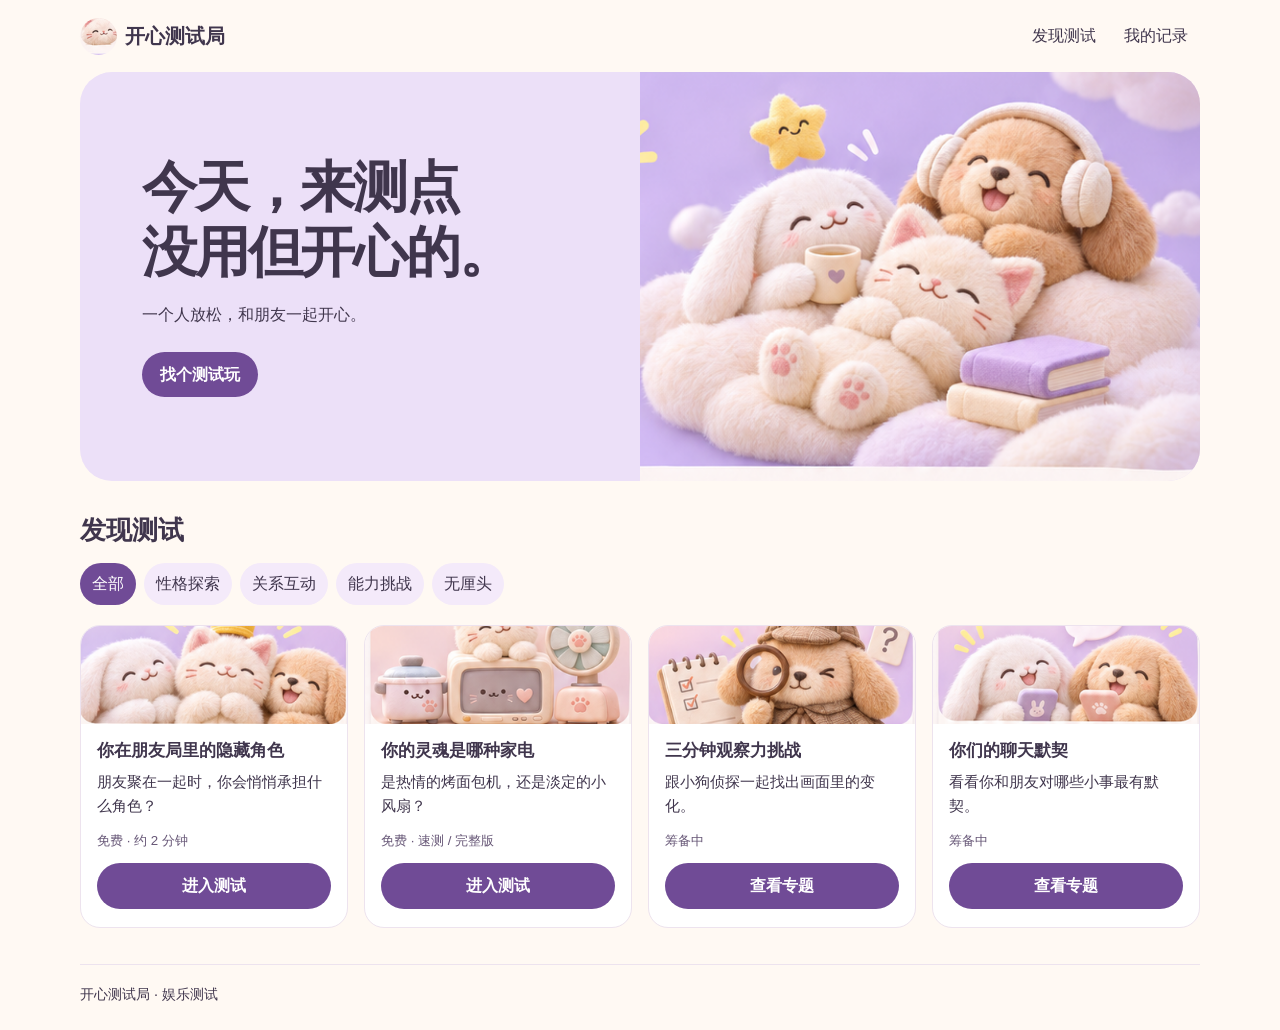
<file: index.html>
<!doctype html>
<html lang="zh-CN">
<head>
  <meta charset="utf-8">
  <meta name="viewport" content="width=device-width, initial-scale=1">
  <meta name="theme-color" content="#fff9f3">
  <title>开心测试局</title>
  <link rel="stylesheet" href="style.css">
  <script defer src="quiz.js"></script>
</head>
<body>
  <header class="wrap nav">
    <a class="brand" href="./"><span class="art logo" aria-hidden="true"></span>开心测试局</a>
    <nav aria-label="主导航">
      <a href="#discover">发现测试</a>
      <button type="button" id="history">我的记录</button>
    </nav>
  </header>
  <main class="wrap">
    <section class="hero">
      <div class="hero-copy">
        <h1>今天，来测点<br>没用但开心的。</h1>
        <p>一个人放松，和朋友一起开心。</p>
        <a class="primary" href="#friend-role">找个测试玩</a>
      </div>
      <div class="art hero-art" role="img" aria-label="毛绒小猫、小狗和小兔子靠在软垫上"></div>
    </section>
    <section id="discover" aria-labelledby="discover-title">
      <h2 id="discover-title">发现测试</h2>
      <div class="filters" aria-label="测试分类">
        <button type="button" data-filter="all" aria-pressed="true">全部</button>
        <button type="button" data-filter="personality" aria-pressed="false">性格探索</button>
        <button type="button" data-filter="relationship" aria-pressed="false">关系互动</button>
        <button type="button" data-filter="challenge" aria-pressed="false">能力挑战</button>
        <button type="button" data-filter="silly" aria-pressed="false">无厘头</button>
      </div>
      <div class="cards">
        <!-- question-bank-cards -->
        <article class="card" id="friend-role" data-category="personality">
          <div class="art thumb role-art" aria-hidden="true"></div>
          <div class="card-copy">
            <h3>你在朋友局里的隐藏角色</h3>
            <p>朋友聚在一起时，你会悄悄承担什么角色？</p>
            <small>免费 · 约 2 分钟</small>
            <a class="primary" href="friend-role.html">进入测试</a>
          </div>
        </article>
        <article class="card" data-category="silly">
          <div class="art thumb silly-art" aria-hidden="true"></div>
          <div class="card-copy"><h3>你的灵魂是哪种家电</h3><p>是热情的烤面包机，还是淡定的小风扇？</p><small>免费 · 速测 / 完整版</small><a class="primary" href="appliance.html">进入测试</a></div>
        </article>
        <article class="card" data-category="challenge">
          <div class="art thumb challenge-art" aria-hidden="true"></div>
          <div class="card-copy"><h3>三分钟观察力挑战</h3><p>跟小狗侦探一起找出画面里的变化。</p><small>筹备中</small><a class="primary" href="observation.html">查看专题</a></div>
        </article>
        <article class="card" data-category="relationship">
          <div class="art thumb relation-art" aria-hidden="true"></div>
          <div class="card-copy"><h3>你们的聊天默契</h3><p>看看你和朋友对哪些小事最有默契。</p><small>筹备中</small><a class="primary" href="chat-match.html">查看专题</a></div>
        </article>
      </div>
    </section>
  </main>
  <footer class="wrap">开心测试局 · 娱乐测试</footer>
  <dialog id="panel" aria-labelledby="panel-title">
    <form method="dialog"><button class="close" aria-label="关闭">×</button></form>
    <div id="panel-content"></div>
  </dialog>
</body>
</html>
</file>
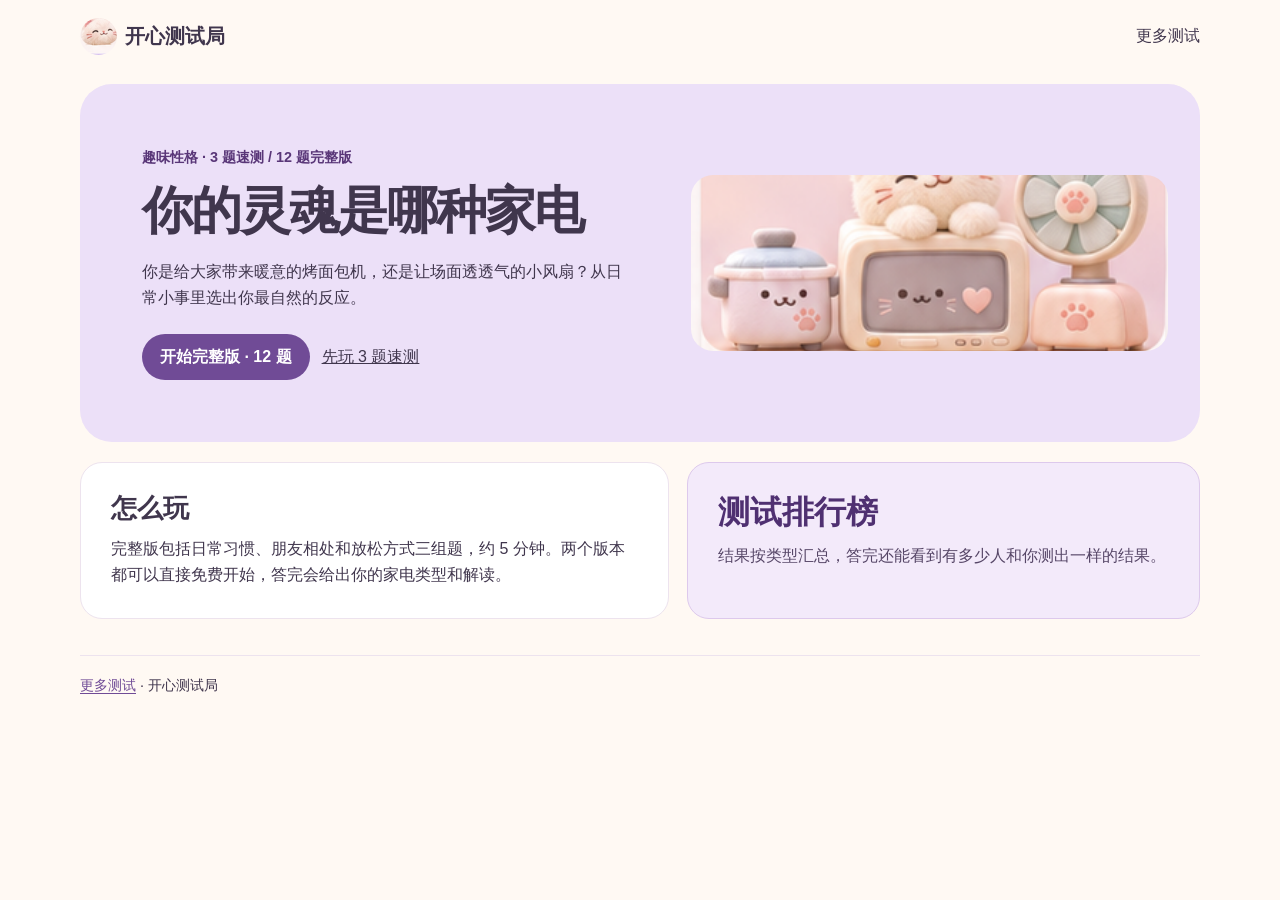
<file: appliance.html>
<!doctype html>
<html lang="zh-CN">
<head>
  <meta charset="utf-8">
  <meta name="viewport" content="width=device-width, initial-scale=1">
  <meta name="theme-color" content="#fff9f3">
  <meta name="description" content="你是给大家带来暖意的烤面包机，还是让场面透透气的小风扇？从日常小事里选出你最自然的反应。">
  <meta property="og:title" content="你的灵魂是哪种家电 · 开心测试局">
  <meta property="og:description" content="你是给大家带来暖意的烤面包机，还是让场面透透气的小风扇？从日常小事里选出你最自然的反应。">
  <title>你的灵魂是哪种家电 · 开心测试局</title>
  <link rel="stylesheet" href="style.css">
  
</head>
<body>
  <header class="wrap nav">
    <a class="brand" href="./"><span class="art logo" aria-hidden="true"></span>开心测试局</a>
    <nav aria-label="主导航"><a href="./#discover">更多测试</a></nav>
  </header>
  <main class="wrap topic">
    <section class="hero topic-hero" aria-labelledby="topic-title">
      <div class="hero-copy">
        <p class="topic-meta">趣味性格 · 3 题速测 / 12 题完整版</p>
        <h1 id="topic-title">你的灵魂是哪种家电</h1>
        <p>你是给大家带来暖意的烤面包机，还是让场面透透气的小风扇？从日常小事里选出你最自然的反应。</p>
        <div class="topic-actions">
          <form method="post" action="/code/start"><input type="hidden" name="selected_test" value="appliance-full-v1"><button class="primary">开始完整版 · 12 题</button></form>
          <form method="post" action="/code/start"><input type="hidden" name="selected_test" value="appliance-v1"><button class="back">先玩 3 题速测</button></form>
        </div>
      </div>
      <div class="art topic-art silly-art" aria-hidden="true"></div>
    </section>
    <div class="topic-grid">
      <section class="topic-box" aria-labelledby="details">
        <h2 id="details">怎么玩</h2>
        <p>完整版包括日常习惯、朋友相处和放松方式三组题，约 5 分钟。两个版本都可以直接免费开始，答完会给出你的家电类型和解读。</p>
      </section>
      <aside class="topic-box topic-board" aria-labelledby="board">
        <h2 id="board">测试排行榜</h2>
        <p>结果按类型汇总，答完还能看到有多少人和你测出一样的结果。</p>
      </aside>
    </div>
  </main>
  <footer class="wrap"><a href="./#discover">更多测试</a> · 开心测试局</footer>
</body>
</html>
</file>
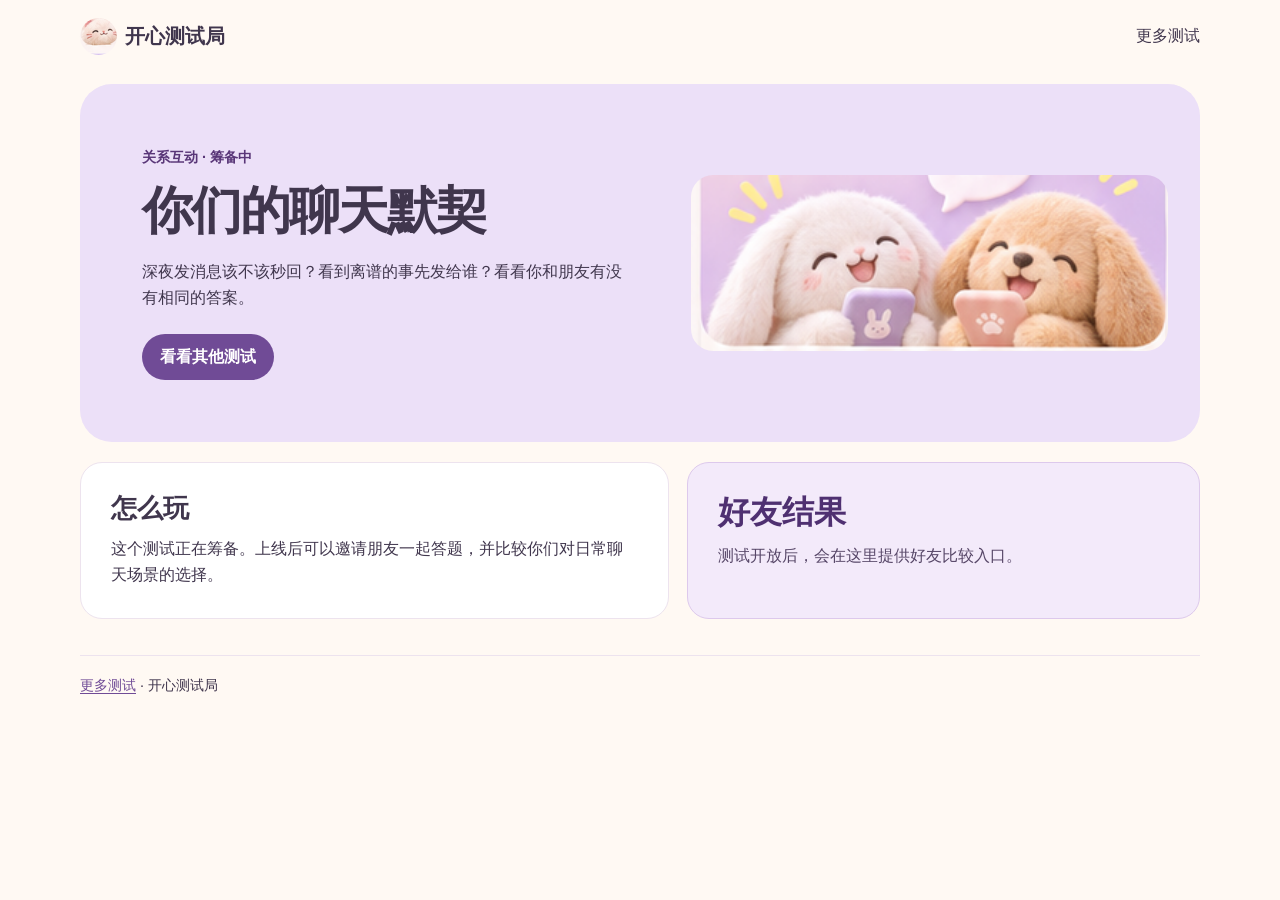
<file: chat-match.html>
<!doctype html>
<html lang="zh-CN">
<head>
  <meta charset="utf-8">
  <meta name="viewport" content="width=device-width, initial-scale=1">
  <meta name="theme-color" content="#fff9f3">
  <meta name="description" content="深夜发消息该不该秒回？看到离谱的事先发给谁？看看你和朋友有没有相同的答案。">
  <meta property="og:title" content="你们的聊天默契 · 开心测试局">
  <meta property="og:description" content="深夜发消息该不该秒回？看到离谱的事先发给谁？看看你和朋友有没有相同的答案。">
  <title>你们的聊天默契 · 开心测试局</title>
  <link rel="stylesheet" href="style.css">
  
</head>
<body>
  <header class="wrap nav">
    <a class="brand" href="./"><span class="art logo" aria-hidden="true"></span>开心测试局</a>
    <nav aria-label="主导航"><a href="./#discover">更多测试</a></nav>
  </header>
  <main class="wrap topic">
    <section class="hero topic-hero" aria-labelledby="topic-title">
      <div class="hero-copy">
        <p class="topic-meta">关系互动 · 筹备中</p>
        <h1 id="topic-title">你们的聊天默契</h1>
        <p>深夜发消息该不该秒回？看到离谱的事先发给谁？看看你和朋友有没有相同的答案。</p>
        <a class="primary" href="./#discover">看看其他测试</a>
      </div>
      <div class="art topic-art relation-art" aria-hidden="true"></div>
    </section>
    <div class="topic-grid">
      <section class="topic-box" aria-labelledby="details">
        <h2 id="details">怎么玩</h2>
        <p>这个测试正在筹备。上线后可以邀请朋友一起答题，并比较你们对日常聊天场景的选择。</p>
      </section>
      <aside class="topic-box topic-board" aria-labelledby="board">
        <h2 id="board">好友结果</h2>
        <p>测试开放后，会在这里提供好友比较入口。</p>
      </aside>
    </div>
  </main>
  <footer class="wrap"><a href="./#discover">更多测试</a> · 开心测试局</footer>
</body>
</html>
</file>
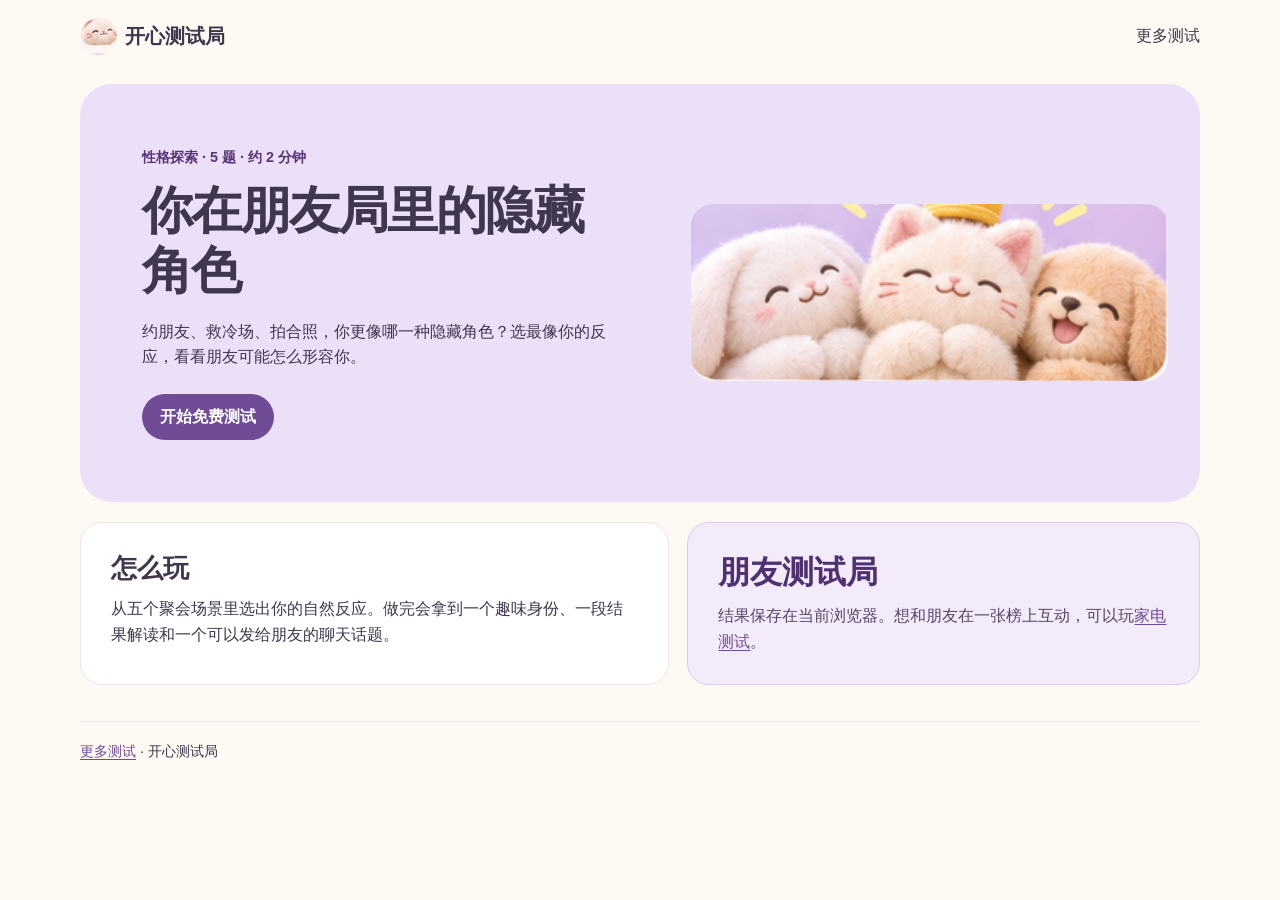
<file: friend-role.html>
<!doctype html>
<html lang="zh-CN">
<head>
  <meta charset="utf-8">
  <meta name="viewport" content="width=device-width, initial-scale=1">
  <meta name="theme-color" content="#fff9f3">
  <meta name="description" content="约朋友、救冷场、拍合照，你更像哪一种隐藏角色？选最像你的反应，看看朋友可能怎么形容你。">
  <meta property="og:title" content="你在朋友局里的隐藏角色 · 开心测试局">
  <meta property="og:description" content="约朋友、救冷场、拍合照，你更像哪一种隐藏角色？选最像你的反应，看看朋友可能怎么形容你。">
  <title>你在朋友局里的隐藏角色 · 开心测试局</title>
  <link rel="stylesheet" href="style.css">
  <script defer src="quiz.js"></script>
</head>
<body>
  <header class="wrap nav">
    <a class="brand" href="./"><span class="art logo" aria-hidden="true"></span>开心测试局</a>
    <nav aria-label="主导航"><a href="./#discover">更多测试</a></nav>
  </header>
  <main class="wrap topic">
    <section class="hero topic-hero" aria-labelledby="topic-title">
      <div class="hero-copy">
        <p class="topic-meta">性格探索 · 5 题 · 约 2 分钟</p>
        <h1 id="topic-title">你在朋友局里的隐藏角色</h1>
        <p>约朋友、救冷场、拍合照，你更像哪一种隐藏角色？选最像你的反应，看看朋友可能怎么形容你。</p>
        <button class="primary" type="button" id="start">开始免费测试</button>
      </div>
      <div class="art topic-art role-art" aria-hidden="true"></div>
    </section>
    <div class="topic-grid">
      <section class="topic-box" aria-labelledby="details">
        <h2 id="details">怎么玩</h2>
        <p>从五个聚会场景里选出你的自然反应。做完会拿到一个趣味身份、一段结果解读和一个可以发给朋友的聊天话题。</p>
      </section>
      <aside class="topic-box topic-board" aria-labelledby="board">
        <h2 id="board">朋友测试局</h2>
        <p>结果保存在当前浏览器。想和朋友在一张榜上互动，可以玩<a href="appliance.html">家电测试</a>。</p>
      </aside>
    </div>
  </main>
  <footer class="wrap"><a href="./#discover">更多测试</a> · 开心测试局</footer>
  <dialog id="panel" aria-labelledby="panel-title">
    <form method="dialog"><button class="close" aria-label="关闭">×</button></form>
    <div id="panel-content"></div>
  </dialog>
</body>
</html>
</file>
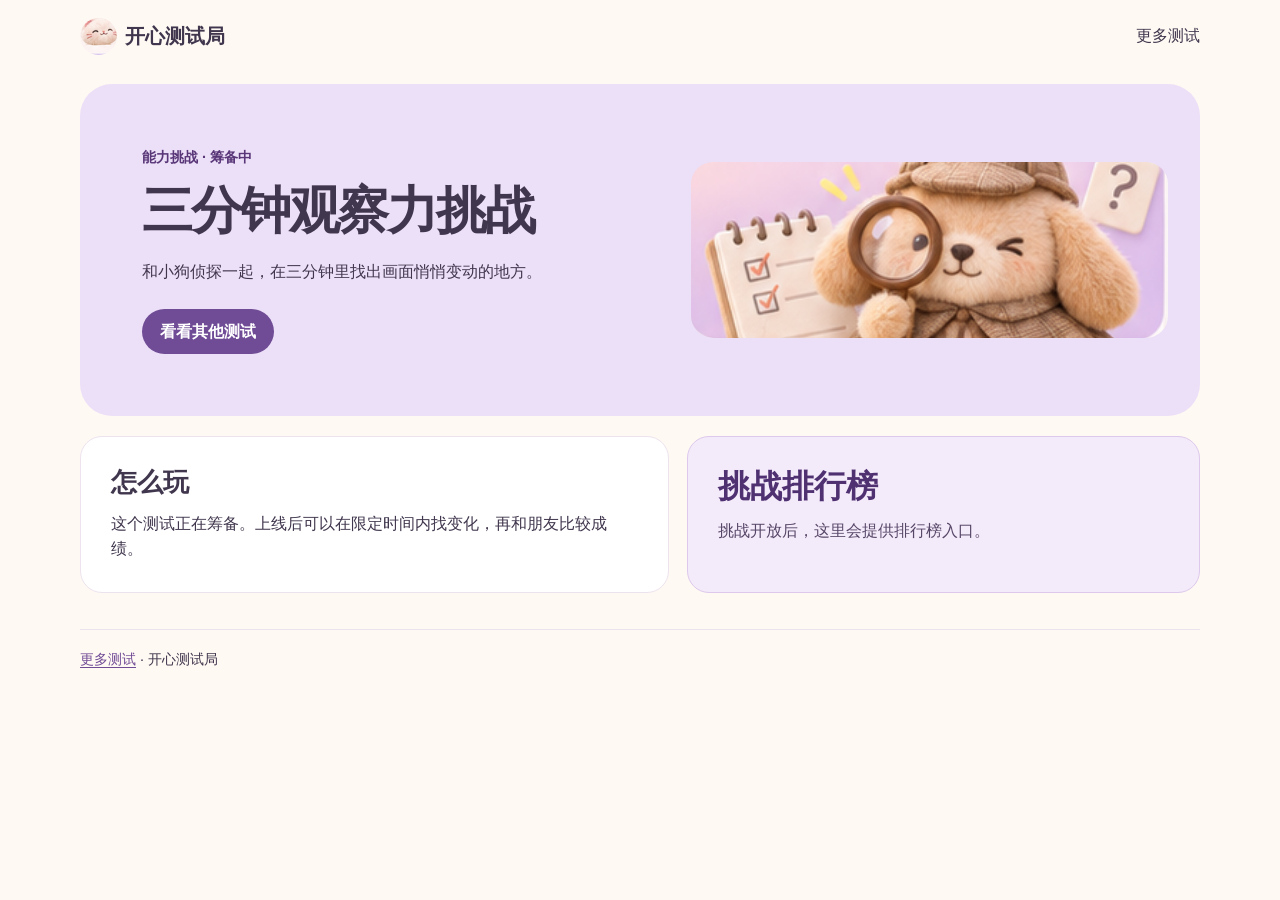
<file: observation.html>
<!doctype html>
<html lang="zh-CN">
<head>
  <meta charset="utf-8">
  <meta name="viewport" content="width=device-width, initial-scale=1">
  <meta name="theme-color" content="#fff9f3">
  <meta name="description" content="和小狗侦探一起，在三分钟里找出画面悄悄变动的地方。">
  <meta property="og:title" content="三分钟观察力挑战 · 开心测试局">
  <meta property="og:description" content="和小狗侦探一起，在三分钟里找出画面悄悄变动的地方。">
  <title>三分钟观察力挑战 · 开心测试局</title>
  <link rel="stylesheet" href="style.css">
  
</head>
<body>
  <header class="wrap nav">
    <a class="brand" href="./"><span class="art logo" aria-hidden="true"></span>开心测试局</a>
    <nav aria-label="主导航"><a href="./#discover">更多测试</a></nav>
  </header>
  <main class="wrap topic">
    <section class="hero topic-hero" aria-labelledby="topic-title">
      <div class="hero-copy">
        <p class="topic-meta">能力挑战 · 筹备中</p>
        <h1 id="topic-title">三分钟观察力挑战</h1>
        <p>和小狗侦探一起，在三分钟里找出画面悄悄变动的地方。</p>
        <a class="primary" href="./#discover">看看其他测试</a>
      </div>
      <div class="art topic-art challenge-art" aria-hidden="true"></div>
    </section>
    <div class="topic-grid">
      <section class="topic-box" aria-labelledby="details">
        <h2 id="details">怎么玩</h2>
        <p>这个测试正在筹备。上线后可以在限定时间内找变化，再和朋友比较成绩。</p>
      </section>
      <aside class="topic-box topic-board" aria-labelledby="board">
        <h2 id="board">挑战排行榜</h2>
        <p>挑战开放后，这里会提供排行榜入口。</p>
      </aside>
    </div>
  </main>
  <footer class="wrap"><a href="./#discover">更多测试</a> · 开心测试局</footer>
</body>
</html>
</file>
<file: style.css>
:root {
  color: #40364d;
  background: #fff9f3;
  font: 16px/1.6 Nunito, "PingFang SC", "Microsoft YaHei", sans-serif;
  --purple: #704b96;
  --lavender: #ece0f8;
  --peach: #f6c9ba;
}
* { box-sizing: border-box; }
[hidden] { display: none !important; }
body { margin: 0; }
.wrap { width: min(1120px, calc(100% - 40px)); margin-inline: auto; }
.nav, nav, .brand, .filters { display: flex; align-items: center; gap: 16px; }
.nav { min-height: 72px; justify-content: space-between; }
.brand { gap: 8px; font-size: 1.25rem; font-weight: 800; }
a { text-decoration: none; color: inherit; }
button { font: inherit; cursor: pointer; color: inherit; }
nav button, .filters button, .close {
  border: 0; background: transparent; padding: 8px 12px; border-radius: 12px;
}
nav a:hover, nav button:hover { text-decoration: underline; }
:focus-visible { outline: 3px solid var(--purple); outline-offset: 4px; }
.hero {
  display: grid; grid-template-columns: 1fr 1fr; align-items: center;
  border-radius: 32px; overflow: hidden; background: var(--lavender);
}
.hero-copy { padding: clamp(24px, 5vw, 62px); }
h1 { font-size: clamp(2rem, 4.3vw, 3.7rem); line-height: 1.17; margin: 0; letter-spacing: -.04em; }
.hero p { margin: 18px 0 24px; }
.primary {
  display: inline-block; border: 0; border-radius: 999px; padding: 10px 18px;
  color: #fff; background: var(--purple); font-weight: 700;
}
.primary:hover { background: #593678; }
.art { background-image: url("homepage-plush-concept.png"); background-repeat: no-repeat; }
.logo { width: 37px; aspect-ratio: 1; border-radius: 50%; background-size: 1939% auto; background-position: 4% 1.1%; }
.hero-art { width: 100%; aspect-ratio: 1.37; background-size: 186% auto; background-position: 100% 6.9%; }
#discover { padding-block: 28px 36px; }
h2 { font-size: 1.65rem; margin: 0 0 12px; }
.filters { flex-wrap: wrap; gap: 8px; margin-bottom: 20px; }
.filters button { background: #f4eafa; border-radius: 999px; }
.filters button[aria-pressed="true"] { color: white; background: var(--purple); }
.cards { display: grid; grid-template-columns: repeat(4, 1fr); gap: 16px; }
.card { overflow: hidden; border-radius: 20px; background: #fff; border: 1px solid #ede3ee; }
.thumb { aspect-ratio: 2.7; background-size: 325% auto; }
.role-art { background-position: 4% 71%; }
.silly-art { background-position: 50% 71%; }
.challenge-art { background-position: 97% 71%; }
.relation-art { background-position: 50% 92.6%; }
.card-copy { padding: 14px 16px 18px; }
h3 { margin: 0; font-size: 1.05rem; }
.card-copy p { font-size: .92rem; margin: 6px 0 12px; }
small { color: #665676; }
footer { border-top: 1px solid #ede3ee; padding: 18px 0 24px; font-size: .9rem; }
dialog { width: min(520px, calc(100% - 32px)); max-height: 85vh; border: 0; border-radius: 20px; padding: 24px; color: inherit; background: #fff9f3; }
dialog::backdrop { background: #30213e80; }
.close { float: right; font-size: 1.3rem; line-height: 1; }
.choices { display: grid; gap: 8px; margin-block: 18px; }
.choice { text-align: left; padding: 12px; border-radius: 12px; border: 1px solid #ddc9ea; background: #f6effc; }
.choice:hover, .choice:focus-visible { background: var(--lavender); }
.back { border: 0; background: transparent; padding: 8px 0; text-decoration: underline; }
@media (max-width: 880px) { .cards { grid-template-columns: repeat(2, 1fr); } }
@media (max-width: 580px) {
  .wrap { width: calc(100% - 24px); }
  .nav, nav { gap: 4px; }
  nav { font-size: .86rem; gap: 8px; }
  nav button { padding-inline: 4px; }
  .brand { font-size: 1.02rem; }
  .hero { grid-template-columns: 1fr; border-radius: 24px; }
  .hero-art { max-width: 440px; margin-inline: auto; }
  .card-copy { padding: 12px; }
  .cards { gap: 10px; }
  .card .primary { font-size: .86rem; padding-inline: 11px; }
}

.workflow { max-width: 660px; padding-block: 12px 48px; }
.workflow h1 { font-size: clamp(1.8rem, 6vw, 2.6rem); }
.workflow h2 { margin-top: 24px; }
.sheet {
  margin: 16px 0; padding: 20px; border-radius: 20px;
  background: #fff; border: 1px solid #ede3ee;
}
.sheet p { margin: 0 0 12px; }
.sheet label { display: block; margin-bottom: 12px; }
.sheet input:not([type="radio"]):not([type="checkbox"]), .sheet select {
  display: block; width: 100%; font: inherit; color: inherit; margin-top: 5px;
  padding: 8px 10px; border-radius: 10px; border: 1px solid #b394c7;
}
.sheet fieldset { border: 0; padding: 0; margin: 0 0 16px; }
.sheet legend { font-weight: 700; margin-bottom: 8px; }
.sheet .quiz-option { margin: 0; padding: 5px 0; cursor: pointer; }
.code-list { padding: 0; list-style: none; }
.code-list code { overflow-wrap: anywhere; font-size: 1.05em; }
.code-list strong { display: block; margin-bottom: 8px; }
.form-hint, .rank-choice { font-size: .9rem; }
.sheet .rank-choice { display: flex; align-items: start; gap: 8px; cursor: pointer; }
.rank-choice input { margin-top: .35em; accent-color: var(--purple); }
.workflow .sheet h2 { margin-top: 0; }
.workflow .sheet .quiz-section {
  margin: 20px 0 14px; padding: 8px 12px; border-radius: 12px;
  background: var(--lavender); font-size: 1.05rem;
}
.workflow .sheet .quiz-section:first-of-type { margin-top: 0; }
.board-list { list-style: none; padding: 0; margin: 0; }
.board-row {
  display: grid; grid-template-columns: 2ch minmax(0, 1fr) auto;
  padding: 8px 0; gap: 12px; align-items: center; border-top: 1px solid #ede3ee;
}
.board-row strong { overflow-wrap: anywhere; }
.board-row div > small { display: block; }
.board-you { padding: 2px 6px; background: var(--lavender); border-radius: 999px; }

.card { display: flex; flex-direction: column; }
.card-copy { flex: 1; display: flex; flex-direction: column; align-items: start; }
.card-copy small { margin-top: auto; margin-bottom: 12px; }
.card-copy .primary { width: 100%; text-align: center; }
.topic { padding-block: 12px 36px; }
.topic-hero { grid-template-columns: 1.2fr 1fr; }
.topic-hero h1 { font-size: clamp(2rem, 4vw, 3.4rem); }
.topic-hero .topic-meta {
  margin: 0 0 12px; color: #593678; font-weight: 700; font-size: .9rem;
}
.topic-art {
  width: calc(100% - 32px); aspect-ratio: 2.7;
  margin: 16px 16px 16px 0; border-radius: 22px;
  background-size: 325% auto;
}
.topic-grid { display: grid; grid-template-columns: minmax(0, 1.15fr) minmax(0, 1fr); gap: 18px; margin-top: 20px; }
.topic-box {
  min-width: 0; border: 1px solid #ede3ee; border-radius: 22px;
  padding: clamp(18px, 4vw, 30px); background: white;
}
.topic-box h2 { line-height: 1.2; margin: 0 0 12px; }
.topic-box p { margin: 0 0 12px; }
.topic-box p:last-child { margin-bottom: 0; }
.topic-box a:not(.primary), footer a { color: var(--purple); text-decoration: underline; text-underline-offset: 3px; }
.topic-box.topic-board { background: #f3eafa; border-color: #ddc9ec; }
.topic-board h2 { color: #4f3071; font-size: clamp(1.5rem, 3vw, 2rem); }
.topic-board > p { color: #564667; }
.topic-actions { display: flex; gap: 12px; flex-wrap: wrap; align-items: center; margin-top: 16px; }
.workflow-wide { max-width: 980px; }
.result-grid { align-items: start; }
@media (max-width: 660px) {
  .topic-hero, .topic-grid { grid-template-columns: 1fr; }
  .topic-art { margin: 0 16px 16px; }
}

.result-card {
  overflow: hidden;
  border: 1px solid #e7d9ed;
  border-radius: 28px;
  background: #fff;
  box-shadow: 0 16px 42px #4f307117;
}
.result-image { display: block; width: 100%; aspect-ratio: 1; }
.appliance-picture {
  background-image: url("/appliance-results.jpg");
  background-repeat: no-repeat;
  background-size: 200% 200%;
}
.appliance-0 { background-position: left top; }
.appliance-1 { background-position: right top; }
.appliance-2 { background-position: left bottom; }
.appliance-3 { background-position: right bottom; }
.result-role {
  background-image: url("/homepage-plush-concept.png");
  background-repeat: no-repeat;
  background-size: 325% auto;
}
.result-image.result-role { aspect-ratio: 2.7; }
.result-copy { padding: clamp(20px, 4vw, 34px); }
.result-copy h2 { color: #5a3a79; font-size: 1.1rem; margin: 0 0 10px; }
.result-description { font-size: 1.12rem; line-height: 1.8; margin: 0; }
.result-note { color: #665676; font-size: .9rem; }
.result-copy a:not(.primary), dialog .text-link {
  color: var(--purple); text-decoration: underline; text-underline-offset: 3px;
}
.board-profile { display: flex; gap: 10px; align-items: center; min-width: 0; }
.rank-icon {
  display: inline-block; width: 42px; aspect-ratio: 1;
  flex-shrink: 0; border-radius: 12px; background-color: #eae0f2;
}
.rank-icon.result-role { background-size: 620% auto; background-position: 7% 70%; }
#share-status { color: #665676; font-size: .9rem; }

.rarity {
  display: flex; align-items: center; flex-wrap: wrap; gap: 10px 14px;
  margin: 0 0 17px; padding: 12px 16px; border-radius: 16px; background: #f3eafa;
  color: #4f3071;
}
.rarity > strong { font-size: clamp(1.85rem, 5vw, 2.65rem); line-height: 1.1; }
.rarity small, .distribution small { display: block; }
.distribution ol { list-style: none; padding: 0; margin: 14px 0 0; }
.distribution li { display: grid; gap: 7px; padding: 8px; border-radius: 12px; }
.distribution li.is-yours { background: white; }
.distribution-label { display: flex; align-items: center; gap: 9px; }
.distribution-label > div:nth-child(2) { min-width: 0; flex: 1; }
.distribution-label .board-you { display: inline-block; white-space: nowrap; font-size: .7rem; }
.distribution-value { text-align: right; }
.distribution-value > strong { color: #4f3071; }
.distribution meter { appearance: none; display: block; width: 100%; height: 10px; }
.distribution meter::-webkit-meter-bar { background: #e6d8ef; border: 0; border-radius: 99px; }
.distribution meter::-webkit-meter-optimum-value { background: #a37abd; border-radius: 99px; }
.distribution meter::-moz-meter-bar { background: #a37abd; border-radius: 99px; }
.distribution .is-yours meter::-webkit-meter-optimum-value { background: var(--purple); }
.distribution .is-yours meter::-moz-meter-bar { background: var(--purple); }
.participant-details { margin-top: 14px; }
.participant-details > summary { cursor: pointer; padding: 10px 4px; color: var(--purple); }

.bank-art {
  background-image: url("/question-bank-art.jpg");
  background-repeat: no-repeat;
  background-size: 200% auto;
}
.art-life-bug { --cover-x: 0%; --cover-y: 0%; --cover-card-y: 13%; --symbol-bg: #ffe5d5; }
.art-brain-background { --cover-x: 100%; --cover-y: 0%; --cover-card-y: 13%; --symbol-bg: #ede4ff; }
.art-useless-superpower { --cover-x: 0%; --cover-y: 100%; --cover-card-y: 76%; --symbol-bg: #e3f5fc; }
.bank-art { background-position: var(--cover-x) var(--cover-y); }
.thumb.bank-art { background-position: var(--cover-x) var(--cover-card-y); }
.bank-hero { margin-top: 18px; }
.bank-hero .result-image { width: calc(100% - 24px); margin: 12px; border-radius: 20px; }
.bank-hero h2 { color: #4f3071; line-height: 1.24; }
.bank-hero .hero-copy { padding: clamp(20px, 4vw, 45px); }
.bank-symbol { display: grid; place-items: center; background: var(--symbol-bg); }
.report-details { margin-top: 20px; padding-top: 6px; border-top: 1px solid #ede3ee; }
.report-details div { margin: 14px 0; }
.report-details dt { color: #5a3a79; font-weight: 700; }
.report-details dd { margin: 3px 0 0; }
</file>
